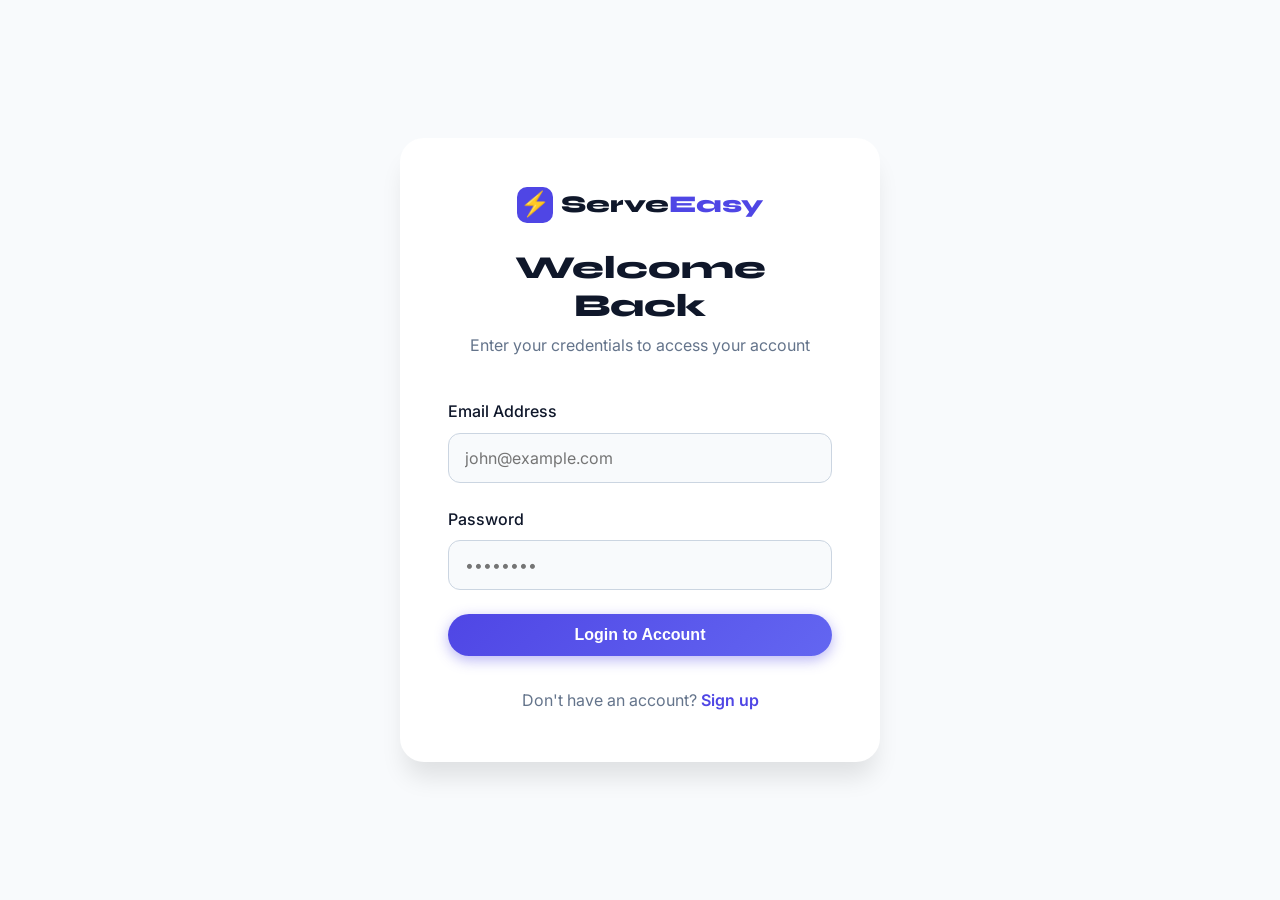
<file: src/main/resources/static/admin.html>
<!DOCTYPE html>
<html lang="en">
<head>
    <meta charset="UTF-8">
    <meta name="viewport" content="width=device-width, initial-scale=1.0">
    <title>Admin Dashboard | ServeEasy</title>
    <link href="https://fonts.googleapis.com/css2?family=Inter:wght@400;500;600;700&family=Syne:wght@700;800&display=swap" rel="stylesheet">
    <link rel="stylesheet" href="css/main.css">
</head>
<body>

<nav class="navbar" id="navbar">
    <div class="nav-container">
        <a href="/" class="logo">
            <span class="logo-icon">⚡</span><span class="logo-text">Serve<span class="logo-accent">Easy</span> Admin</span>
        </a>
        <div class="nav-actions">
            <div class="user-menu" style="display:block">
                <button class="user-avatar-btn" id="userAvatarBtn">
                    <span class="user-avatar" id="userAvatarText" style="background:var(--dark);">A</span>
                    <span id="userNameNav">Admin</span>
                    <span class="chevron">▾</span>
                </button>
                <div class="dropdown-menu" id="dropdownMenu">
                    <button class="dropdown-item text-danger" id="logoutBtn">🚪 Logout</button>
                </div>
            </div>
        </div>
    </div>
</nav>

<div class="dashboard-layout">
    <aside class="sidebar">
        <div class="sidebar-menu">
            <a href="admin.html" class="sidebar-link active"><span>📊</span> Dashboard</a>
        </div>
    </aside>

    <main class="main-content">
        <div class="dash-header">
            <h1 class="dash-title">Platform Overview</h1>
        </div>

        <div class="stats-grid" id="adminStats">
            <!-- Loaded via JS -->
            <div class="loading-spinner"><div class="spinner"></div></div>
        </div>

        <h2 style="margin-bottom: 24px;">Recent Bookings</h2>
        <div style="background: white; border-radius: 16px; overflow: hidden; border: 1px solid rgba(0,0,0,0.05); box-shadow: var(--shadow-sm);">
            <table style="width: 100%; border-collapse: collapse; text-align: left;">
                <thead style="background: #f8fafc; border-bottom: 1px solid #e2e8f0;">
                    <tr>
                        <th style="padding: 16px; font-weight: 600; color: var(--text-muted);">ID</th>
                        <th style="padding: 16px; font-weight: 600; color: var(--text-muted);">Customer</th>
                        <th style="padding: 16px; font-weight: 600; color: var(--text-muted);">Service</th>
                        <th style="padding: 16px; font-weight: 600; color: var(--text-muted);">Provider</th>
                        <th style="padding: 16px; font-weight: 600; color: var(--text-muted);">Date/Time</th>
                        <th style="padding: 16px; font-weight: 600; color: var(--text-muted);">Status</th>
                    </tr>
                </thead>
                <tbody id="adminBookings">
                    <!-- Loaded via JS -->
                </tbody>
            </table>
        </div>
    </main>
</div>

<script src="js/app.js"></script>
<script>
    document.addEventListener('DOMContentLoaded', () => {
        const user = checkAuth();
        if (!user || user.role !== 'ADMIN') {
            window.location.href = 'login.html';
            return;
        }
        
        fetchAdminStats();
        fetchAdminBookings();
    });

    async function fetchAdminStats() {
        try {
            const res = await fetch('/api/admin/dashboard', { headers: getAuthHeaders() });
            const data = await res.json();
            
            if (data.success) {
                const s = data.data;
                document.getElementById('adminStats').innerHTML = `
                    <div class="dash-stat-card">
                        <div class="dash-stat-label">Total Revenue</div>
                        <div class="dash-stat-value text-success">${formatCurrency(s.totalRevenue)}</div>
                    </div>
                    <div class="dash-stat-card">
                        <div class="dash-stat-label">Total Bookings</div>
                        <div class="dash-stat-value">${s.totalBookings}</div>
                    </div>
                    <div class="dash-stat-card">
                        <div class="dash-stat-label">Total Users</div>
                        <div class="dash-stat-value">${s.totalUsers}</div>
                    </div>
                    <div class="dash-stat-card">
                        <div class="dash-stat-label">Total Providers</div>
                        <div class="dash-stat-value">${s.totalProviders}</div>
                    </div>
                `;
            }
        } catch (e) { console.error(e); }
    }

    async function fetchAdminBookings() {
        try {
            const res = await fetch('/api/admin/bookings', { headers: getAuthHeaders() });
            const data = await res.json();
            
            if (data.success) {
                const tbody = document.getElementById('adminBookings');
                tbody.innerHTML = data.data.map(b => `
                    <tr style="border-bottom: 1px solid #f1f5f9;">
                        <td style="padding: 16px;">#${b.id}</td>
                        <td style="padding: 16px;">
                            <div style="font-weight: 500;">${b.user.name}</div>
                            <div style="font-size: 0.85rem; color: var(--text-muted);">${b.user.phone}</div>
                        </td>
                        <td style="padding: 16px;">${b.service.name}</td>
                        <td style="padding: 16px;">${b.provider ? b.provider.user.name : '<span style="color:var(--text-muted);font-style:italic">Unassigned</span>'}</td>
                        <td style="padding: 16px;">${b.bookingDate}<br><span style="color:var(--text-muted);font-size:0.85rem;">${b.bookingTime}</span></td>
                        <td style="padding: 16px;">
                            <span class="status-badge status-${b.status}" style="font-size: 0.75rem;">${b.status}</span>
                        </td>
                    </tr>
                `).join('');
            }
        } catch (e) { console.error(e); }
    }
</script>
</body>
</html>
</file>
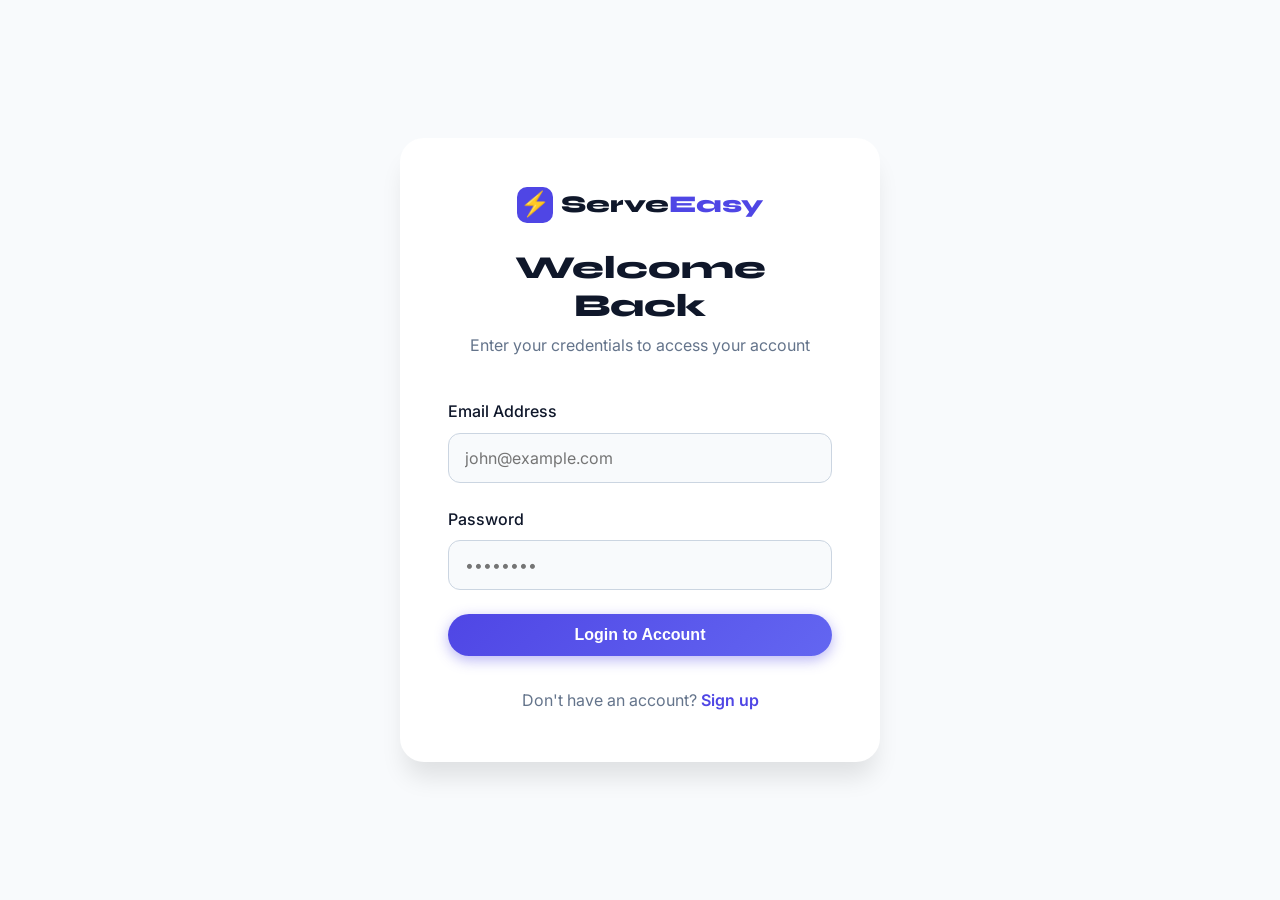
<file: src/main/resources/static/dashboard.html>
<!DOCTYPE html>
<html lang="en">
<head>
    <meta charset="UTF-8">
    <meta name="viewport" content="width=device-width, initial-scale=1.0">
    <title>My Dashboard | ServeEasy</title>
    <link href="https://fonts.googleapis.com/css2?family=Inter:wght@400;500;600;700&family=Syne:wght@700;800&display=swap" rel="stylesheet">
    <link rel="stylesheet" href="css/main.css">
    <style>
        .booking-card { background: white; border-radius: 16px; padding: 24px; margin-bottom: 24px; box-shadow: var(--shadow-sm); border: 1px solid rgba(0,0,0,0.05); display: flex; justify-content: space-between; align-items: center; }
        .booking-info h3 { margin-bottom: 8px; font-size: 1.2rem; }
        .booking-meta { color: var(--text-muted); font-size: 0.95rem; margin-bottom: 4px; }
        .status-badge { padding: 6px 12px; border-radius: 50px; font-size: 0.85rem; font-weight: 600; text-transform: uppercase; }
        .status-PENDING { background: #fef3c7; color: #d97706; }
        .status-CONFIRMED { background: #dbeafe; color: #2563eb; }
        .status-IN_PROGRESS { background: #e0e7ff; color: #4f46e5; }
        .status-COMPLETED { background: #d1fae5; color: #059669; }
        .status-CANCELLED, .status-REJECTED { background: #fee2e2; color: #dc2626; }
    </style>
</head>
<body>

<nav class="navbar" id="navbar">
    <div class="nav-container">
        <a href="/" class="logo">
            <span class="logo-icon">⚡</span><span class="logo-text">Serve<span class="logo-accent">Easy</span></span>
        </a>
        <div class="nav-links">
            <a href="/" class="nav-link">Home</a>
            <a href="services.html" class="nav-link">Services</a>
        </div>
        <div class="nav-actions">
            <div class="user-menu" style="display:block">
                <button class="user-avatar-btn" id="userAvatarBtn">
                    <span class="user-avatar" id="userAvatarText">U</span>
                    <span id="userNameNav">User</span>
                    <span class="chevron">▾</span>
                </button>
                <div class="dropdown-menu" id="dropdownMenu">
                    <button class="dropdown-item text-danger" id="logoutBtn">🚪 Logout</button>
                </div>
            </div>
        </div>
    </div>
</nav>

<div class="dashboard-layout">
    <aside class="sidebar">
        <div class="sidebar-menu">
            <a href="dashboard.html" class="sidebar-link active"><span>📋</span> My Bookings</a>
            <a href="services.html" class="sidebar-link"><span>➕</span> Book New</a>
        </div>
    </aside>

    <main class="main-content">
        <div class="dash-header">
            <h1 class="dash-title">My Bookings</h1>
        </div>

        <div id="bookingsList">
            <div class="loading-spinner"><div class="spinner"></div></div>
        </div>
    </main>
</div>

<script src="js/app.js"></script>
<script>
    document.addEventListener('DOMContentLoaded', () => {
        const user = checkAuth();
        if (!user) {
            window.location.href = 'login.html';
            return;
        }
        if (user.role === 'ADMIN') window.location.href = 'admin.html';
        if (user.role === 'PROVIDER') window.location.href = 'provider.html';
        
        fetchMyBookings();
    });

    async function fetchMyBookings() {
        try {
            const res = await fetch('/api/bookings/my', {
                headers: getAuthHeaders()
            });
            const data = await res.json();
            
            const list = document.getElementById('bookingsList');
            if (data.success) {
                if (data.data.length === 0) {
                    list.innerHTML = `
                        <div class="text-center" style="padding: 40px; background: white; border-radius: 16px;">
                            <h3 style="margin-bottom: 16px;">No bookings yet</h3>
                            <a href="services.html" class="btn btn-primary">Browse Services</a>
                        </div>
                    `;
                    return;
                }
                
                list.innerHTML = data.data.map(b => `
                    <div class="booking-card">
                        <div class="booking-info">
                            <h3>${b.service.name}</h3>
                            <div class="booking-meta">📅 ${b.bookingDate} at ${b.bookingTime}</div>
                            <div class="booking-meta">📍 ${b.address}</div>
                            <div class="booking-meta">💰 ${formatCurrency(b.totalAmount)}</div>
                            ${b.provider ? `<div class="booking-meta">👷 Assigned to: ${b.provider.user.name}</div>` : ''}
                        </div>
                        <div style="text-align: right;">
                            <div class="status-badge status-${b.status}" style="margin-bottom: 16px; display: inline-block;">${b.status.replace('_', ' ')}</div>
                            <br>
                            ${b.status === 'PENDING' ? `<button class="btn btn-outline" style="padding: 6px 16px; font-size: 0.9rem; color: var(--danger); border-color: var(--danger);" onclick="cancelBooking(${b.id})">Cancel</button>` : ''}
                        </div>
                    </div>
                `).join('');
            }
        } catch (e) {
            document.getElementById('bookingsList').innerHTML = '<p class="text-danger">Failed to load bookings.</p>';
        }
    }

    async function cancelBooking(id) {
        if (!confirm('Are you sure you want to cancel this booking?')) return;
        
        try {
            const res = await fetch(`/api/bookings/${id}/cancel`, {
                method: 'PATCH',
                headers: getAuthHeaders()
            });
            if (res.ok) {
                fetchMyBookings();
            } else {
                alert('Failed to cancel booking');
            }
        } catch (e) { console.error(e); }
    }
</script>
</body>
</html>
</file>
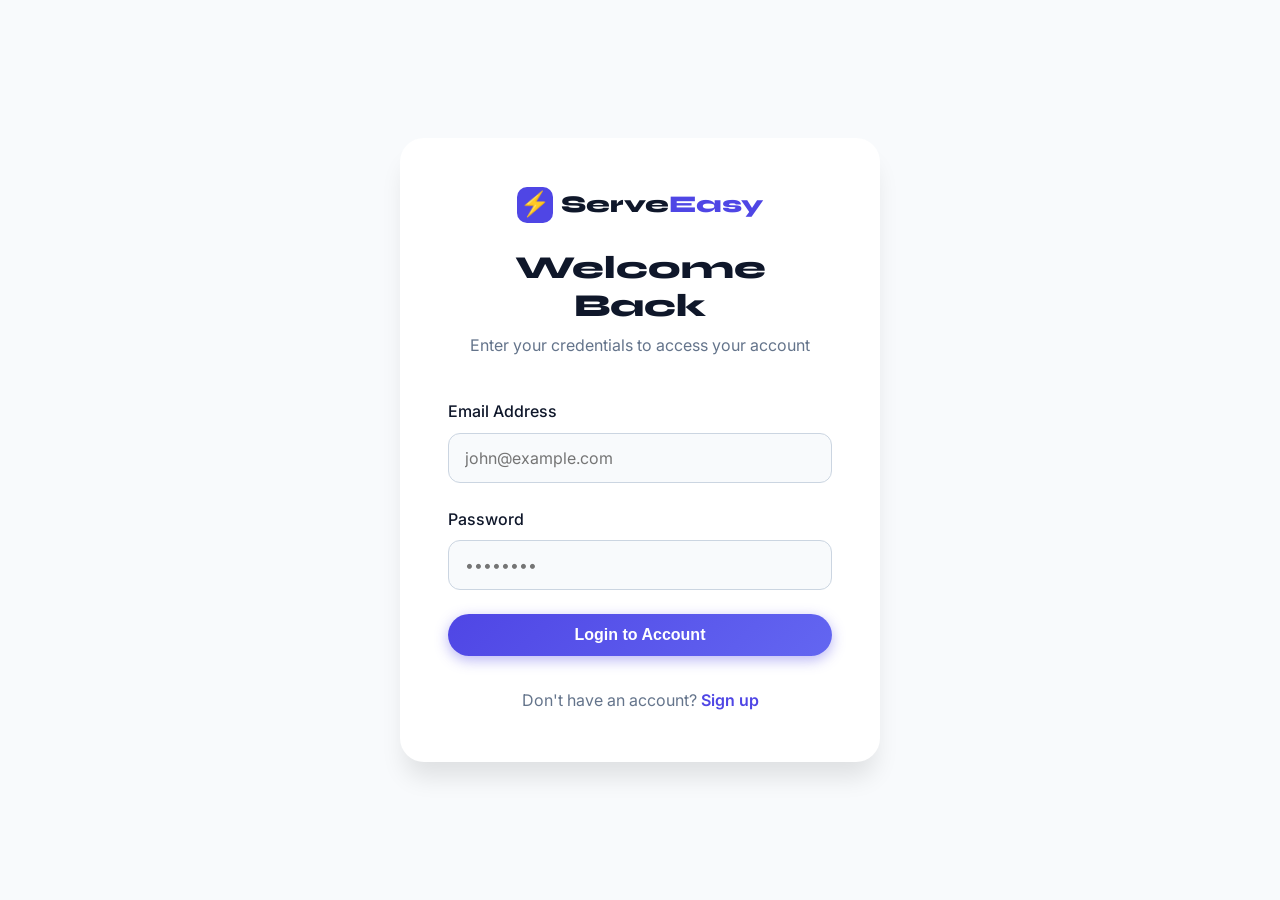
<file: src/main/resources/static/login.html>
<!DOCTYPE html>
<html lang="en">
<head>
    <meta charset="UTF-8">
    <meta name="viewport" content="width=device-width, initial-scale=1.0">
    <title>Login | ServeEasy</title>
    <link href="https://fonts.googleapis.com/css2?family=Inter:wght@400;500;600;700&family=Syne:wght@700;800&display=swap" rel="stylesheet">
    <link rel="stylesheet" href="css/main.css">
</head>
<body>

<div class="auth-page">
    <div class="auth-card">
        <div class="auth-header">
            <a href="/" class="logo" style="justify-content: center; margin-bottom: 24px;">
                <span class="logo-icon">⚡</span><span class="logo-text">Serve<span class="logo-accent">Easy</span></span>
            </a>
            <h1 class="auth-title">Welcome Back</h1>
            <p style="color: var(--text-muted);">Enter your credentials to access your account</p>
        </div>
        
        <form id="loginForm" onsubmit="handleLogin(event)">
            <div class="form-group">
                <label class="form-label">Email Address</label>
                <input type="email" id="email" class="form-control" placeholder="john@example.com" required>
            </div>
            <div class="form-group">
                <label class="form-label">Password</label>
                <input type="password" id="password" class="form-control" placeholder="••••••••" required>
            </div>
            
            <div id="authError" class="text-danger" style="margin-bottom: 16px; text-align: center;"></div>
            
            <button type="submit" class="btn btn-primary" style="width: 100%;" id="loginSubmitBtn">Login to Account</button>
        </form>
        
        <div class="auth-footer">
            Don't have an account? <a href="register.html" class="auth-link">Sign up</a>
        </div>
    </div>
</div>

<script src="js/app.js"></script>
<script>
    async function handleLogin(e) {
        e.preventDefault();
        const btn = document.getElementById('loginSubmitBtn');
        btn.innerText = 'Logging in...';
        btn.disabled = true;
        
        const payload = {
            email: document.getElementById('email').value,
            password: document.getElementById('password').value
        };
        
        try {
            const res = await fetch('/api/auth/login', {
                method: 'POST',
                headers: { 'Content-Type': 'application/json' },
                body: JSON.stringify(payload)
            });
            
            const data = await res.json();
            
            if (res.ok && data.success) {
                localStorage.setItem('token', data.data.token);
                localStorage.setItem('user', JSON.stringify(data.data));
                
                // Redirect based on role or URL param
                const urlParams = new URLSearchParams(window.location.search);
                const redirect = urlParams.get('redirect');
                
                if (redirect) {
                    window.location.href = redirect;
                } else if (data.data.role === 'ADMIN') {
                    window.location.href = 'admin.html';
                } else if (data.data.role === 'PROVIDER') {
                    window.location.href = 'provider.html';
                } else {
                    window.location.href = 'dashboard.html';
                }
            } else {
                document.getElementById('authError').innerText = data.message || 'Invalid credentials';
            }
        } catch (err) {
            document.getElementById('authError').innerText = 'Connection error. Please try again.';
        } finally {
            btn.innerText = 'Login to Account';
            btn.disabled = false;
        }
    }
</script>
</body>
</html>
</file>
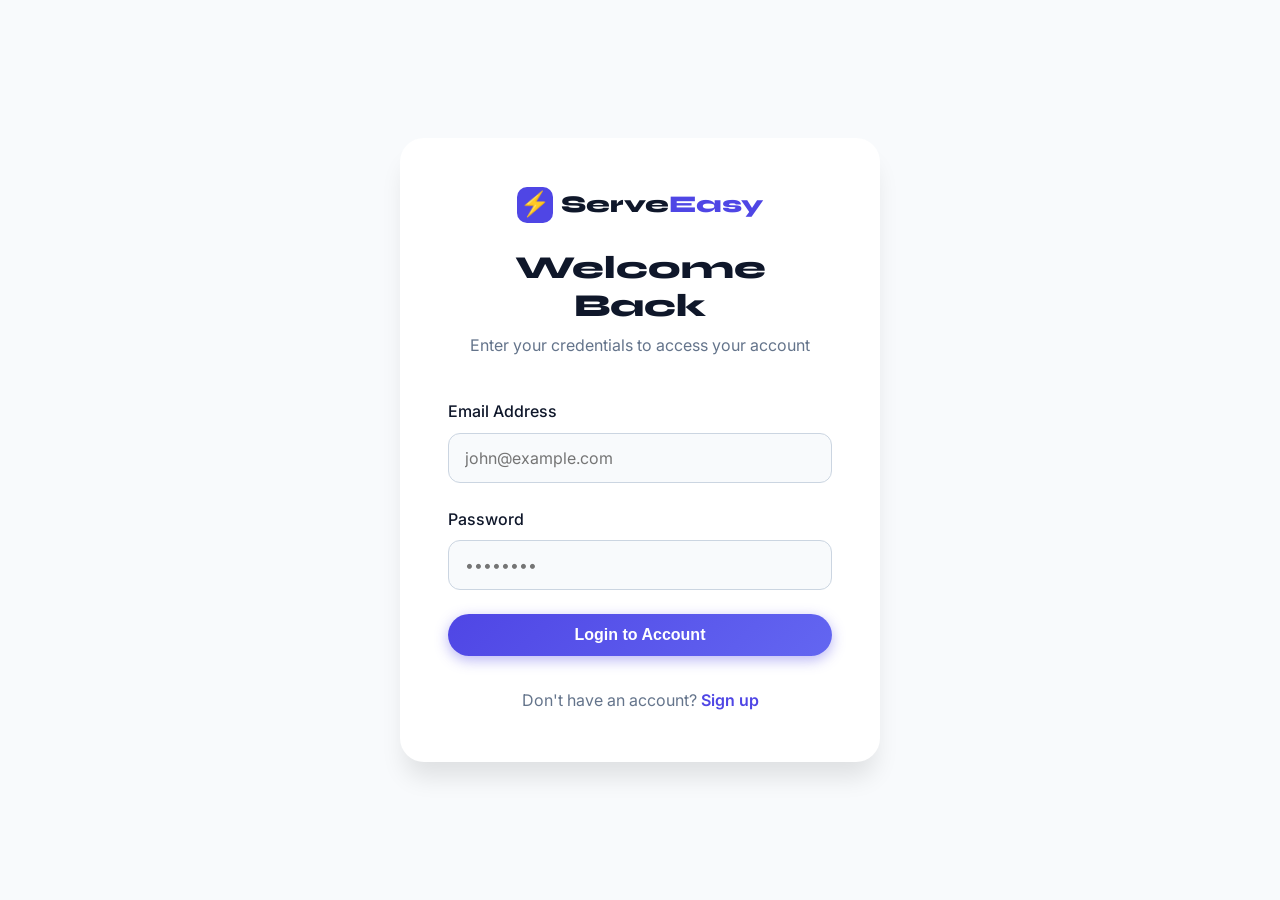
<file: src/main/resources/static/provider.html>
<!DOCTYPE html>
<html lang="en">
<head>
    <meta charset="UTF-8">
    <meta name="viewport" content="width=device-width, initial-scale=1.0">
    <title>Provider Dashboard | ServeEasy</title>
    <link href="https://fonts.googleapis.com/css2?family=Inter:wght@400;500;600;700&family=Syne:wght@700;800&display=swap" rel="stylesheet">
    <link rel="stylesheet" href="css/main.css">
    <style>
        .job-card { background: white; border-radius: 16px; padding: 24px; margin-bottom: 24px; box-shadow: var(--shadow-sm); border: 1px solid rgba(0,0,0,0.05); }
        .job-header { display: flex; justify-content: space-between; margin-bottom: 16px; border-bottom: 1px solid #f1f5f9; padding-bottom: 16px; }
        .job-info { display: grid; grid-template-columns: 1fr 1fr; gap: 16px; margin-bottom: 24px; }
        .info-label { color: var(--text-muted); font-size: 0.85rem; text-transform: uppercase; letter-spacing: 0.5px; }
        .info-value { font-weight: 500; }
        .job-actions { display: flex; gap: 12px; justify-content: flex-end; }
        .status-badge { padding: 6px 12px; border-radius: 50px; font-size: 0.85rem; font-weight: 600; }
        .status-PENDING { background: #fef3c7; color: #d97706; }
        .status-CONFIRMED { background: #dbeafe; color: #2563eb; }
        .status-IN_PROGRESS { background: #e0e7ff; color: #4f46e5; }
        .status-COMPLETED { background: #d1fae5; color: #059669; }
    </style>
</head>
<body>

<nav class="navbar" id="navbar">
    <div class="nav-container">
        <a href="/" class="logo">
            <span class="logo-icon">⚡</span><span class="logo-text">Serve<span class="logo-accent">Easy</span> PRO</span>
        </a>
        <div class="nav-actions">
            <div class="user-menu" style="display:block">
                <button class="user-avatar-btn" id="userAvatarBtn">
                    <span class="user-avatar" id="userAvatarText">P</span>
                    <span id="userNameNav">Provider</span>
                    <span class="chevron">▾</span>
                </button>
                <div class="dropdown-menu" id="dropdownMenu">
                    <button class="dropdown-item text-danger" id="logoutBtn">🚪 Logout</button>
                </div>
            </div>
        </div>
    </div>
</nav>

<div class="dashboard-layout">
    <aside class="sidebar">
        <div class="sidebar-menu">
            <a href="provider.html" class="sidebar-link active"><span>📋</span> My Jobs</a>
        </div>
    </aside>

    <main class="main-content">
        <div class="dash-header">
            <h1 class="dash-title">Assigned Jobs</h1>
        </div>

        <div id="jobsList">
            <div class="loading-spinner"><div class="spinner"></div></div>
        </div>
    </main>
</div>

<script src="js/app.js"></script>
<script>
    document.addEventListener('DOMContentLoaded', () => {
        const user = checkAuth();
        if (!user || user.role !== 'PROVIDER') {
            window.location.href = 'login.html';
            return;
        }
        fetchJobs();
    });

    async function fetchJobs() {
        try {
            const res = await fetch('/api/provider/bookings', {
                headers: getAuthHeaders()
            });
            const data = await res.json();
            
            const list = document.getElementById('jobsList');
            if (data.success) {
                if (data.data.length === 0) {
                    list.innerHTML = '<div class="text-center" style="padding: 40px; background: white; border-radius: 16px;"><h3>No jobs assigned yet</h3></div>';
                    return;
                }
                
                list.innerHTML = data.data.map(job => `
                    <div class="job-card">
                        <div class="job-header">
                            <div>
                                <h3 style="margin-bottom: 4px;">${job.service.name}</h3>
                                <span class="status-badge status-${job.status}">${job.status.replace('_', ' ')}</span>
                            </div>
                            <div style="text-align: right;">
                                <div class="info-label">Expected Payout</div>
                                <div style="font-size: 1.25rem; font-weight: 700; color: var(--primary);">${formatCurrency(job.totalAmount)}</div>
                            </div>
                        </div>
                        <div class="job-info">
                            <div>
                                <div class="info-label">Customer Name</div>
                                <div class="info-value">${job.user.name} (${job.user.phone})</div>
                            </div>
                            <div>
                                <div class="info-label">Schedule</div>
                                <div class="info-value">${job.bookingDate} at ${job.bookingTime}</div>
                            </div>
                            <div style="grid-column: span 2;">
                                <div class="info-label">Service Address</div>
                                <div class="info-value">${job.address}</div>
                            </div>
                            ${job.notes ? `
                            <div style="grid-column: span 2;">
                                <div class="info-label">Notes</div>
                                <div class="info-value" style="color: #64748b; font-style: italic;">"${job.notes}"</div>
                            </div>` : ''}
                        </div>
                        <div class="job-actions">
                            ${job.status === 'PENDING' ? `
                                <button class="btn btn-outline" style="border-color: var(--danger); color: var(--danger);" onclick="updateJob(${job.id}, 'reject')">Reject</button>
                                <button class="btn btn-primary" onclick="updateJob(${job.id}, 'accept')">Accept Job</button>
                            ` : ''}
                            ${job.status === 'CONFIRMED' ? `
                                <button class="btn btn-primary" onclick="updateJob(${job.id}, 'start')">Start Job</button>
                            ` : ''}
                            ${job.status === 'IN_PROGRESS' ? `
                                <button class="btn btn-primary" style="background: var(--success);" onclick="updateJob(${job.id}, 'complete')">Mark as Completed</button>
                            ` : ''}
                        </div>
                    </div>
                `).join('');
            }
        } catch (e) { console.error(e); }
    }

    async function updateJob(id, action) {
        if (!confirm(`Are you sure you want to ${action} this job?`)) return;
        try {
            const res = await fetch(`/api/provider/bookings/${id}/${action}`, {
                method: 'PATCH',
                headers: getAuthHeaders()
            });
            if (res.ok) {
                fetchJobs();
            } else {
                alert(`Failed to ${action} job`);
            }
        } catch (e) { console.error(e); }
    }
</script>
</body>
</html>
</file>
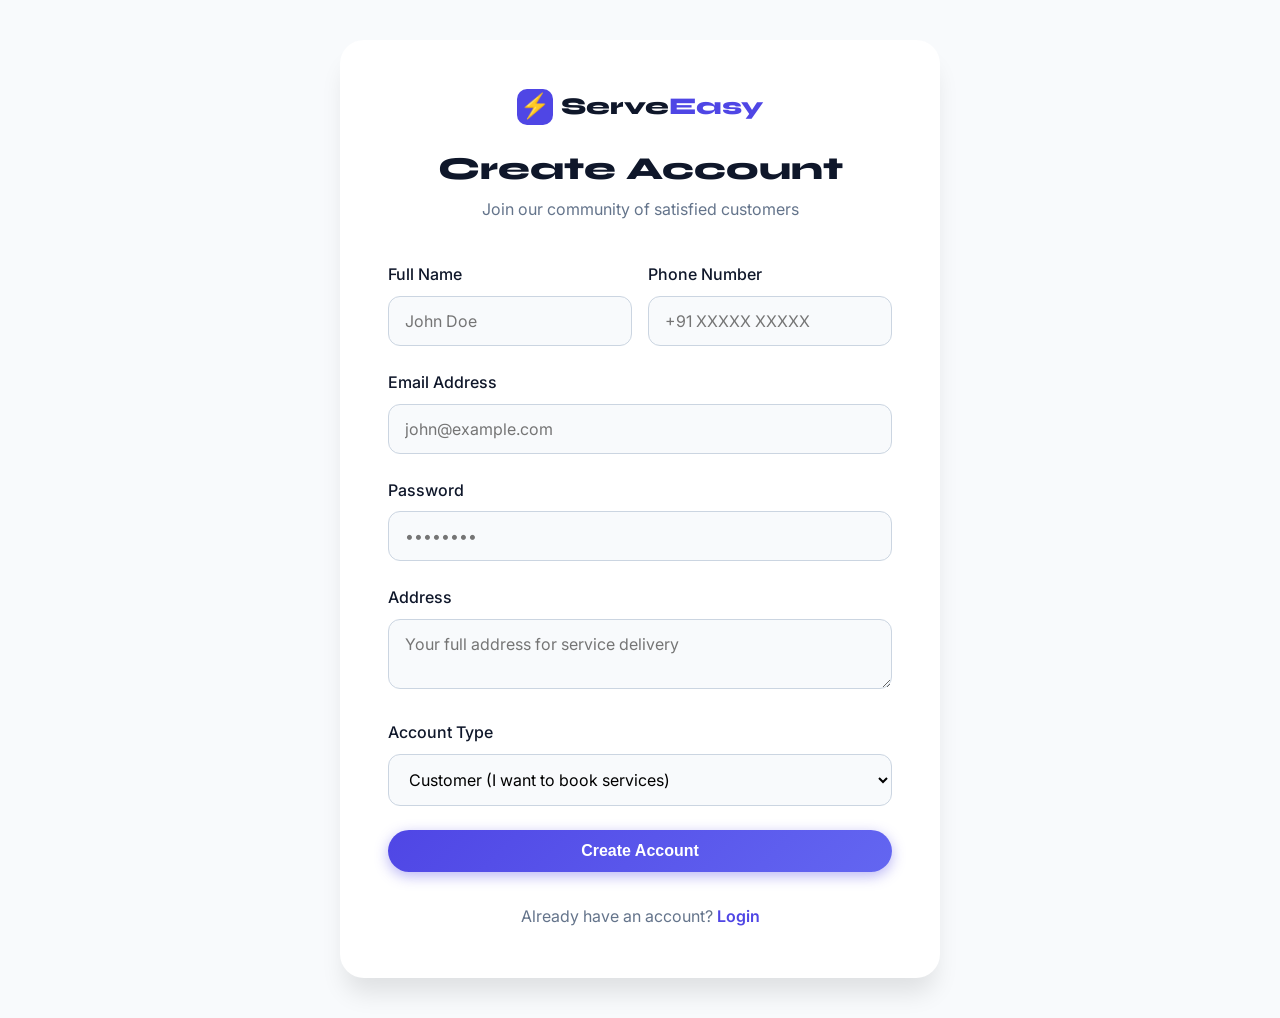
<file: src/main/resources/static/register.html>
<!DOCTYPE html>
<html lang="en">
<head>
    <meta charset="UTF-8">
    <meta name="viewport" content="width=device-width, initial-scale=1.0">
    <title>Register | ServeEasy</title>
    <link href="https://fonts.googleapis.com/css2?family=Inter:wght@400;500;600;700&family=Syne:wght@700;800&display=swap" rel="stylesheet">
    <link rel="stylesheet" href="css/main.css">
</head>
<body>

<div class="auth-page">
    <div class="auth-card" style="max-width: 600px;">
        <div class="auth-header">
            <a href="/" class="logo" style="justify-content: center; margin-bottom: 24px;">
                <span class="logo-icon">⚡</span><span class="logo-text">Serve<span class="logo-accent">Easy</span></span>
            </a>
            <h1 class="auth-title">Create Account</h1>
            <p style="color: var(--text-muted);">Join our community of satisfied customers</p>
        </div>
        
        <form id="registerForm" onsubmit="handleRegister(event)">
            <div style="display: grid; grid-template-columns: 1fr 1fr; gap: 16px;">
                <div class="form-group">
                    <label class="form-label">Full Name</label>
                    <input type="text" id="name" class="form-control" placeholder="John Doe" required>
                </div>
                <div class="form-group">
                    <label class="form-label">Phone Number</label>
                    <input type="tel" id="phone" class="form-control" placeholder="+91 XXXXX XXXXX" required>
                </div>
            </div>
            
            <div class="form-group">
                <label class="form-label">Email Address</label>
                <input type="email" id="email" class="form-control" placeholder="john@example.com" required>
            </div>
            
            <div class="form-group">
                <label class="form-label">Password</label>
                <input type="password" id="password" class="form-control" placeholder="••••••••" required minlength="6">
            </div>
            
            <div class="form-group">
                <label class="form-label">Address</label>
                <textarea id="address" class="form-control" rows="2" placeholder="Your full address for service delivery" required></textarea>
            </div>
            
            <div class="form-group">
                <label class="form-label">Account Type</label>
                <select id="role" class="form-control">
                    <option value="USER">Customer (I want to book services)</option>
                    <option value="PROVIDER">Professional (I want to provide services)</option>
                </select>
            </div>
            
            <div id="authError" class="text-danger" style="margin-bottom: 16px; text-align: center;"></div>
            
            <button type="submit" class="btn btn-primary" style="width: 100%;" id="registerSubmitBtn">Create Account</button>
        </form>
        
        <div class="auth-footer">
            Already have an account? <a href="login.html" class="auth-link">Login</a>
        </div>
    </div>
</div>

<script src="js/app.js"></script>
<script>
    async function handleRegister(e) {
        e.preventDefault();
        const btn = document.getElementById('registerSubmitBtn');
        btn.innerText = 'Creating...';
        btn.disabled = true;
        
        const payload = {
            name: document.getElementById('name').value,
            phone: document.getElementById('phone').value,
            email: document.getElementById('email').value,
            password: document.getElementById('password').value,
            address: document.getElementById('address').value,
            role: document.getElementById('role').value
        };
        
        try {
            const res = await fetch('/api/auth/register', {
                method: 'POST',
                headers: { 'Content-Type': 'application/json' },
                body: JSON.stringify(payload)
            });
            
            const data = await res.json();
            
            if (res.ok && data.success) {
                localStorage.setItem('token', data.data.token);
                localStorage.setItem('user', JSON.stringify(data.data));
                
                if (data.data.role === 'PROVIDER') {
                    window.location.href = 'provider.html';
                } else {
                    window.location.href = 'dashboard.html';
                }
            } else {
                document.getElementById('authError').innerText = data.message || 'Registration failed';
            }
        } catch (err) {
            document.getElementById('authError').innerText = 'Connection error. Please try again.';
        } finally {
            btn.innerText = 'Create Account';
            btn.disabled = false;
        }
    }
</script>
</body>
</html>
</file>
<file: src/main/resources/static/css/main.css>
@import url('https://fonts.googleapis.com/css2?family=Inter:wght@300;400;500;600;700&family=Syne:wght@700;800&display=swap');

:root {
  --primary: #4F46E5;
  --primary-hover: #4338CA;
  --secondary: #10B981;
  --dark: #0f172a;
  --dark-light: #1e293b;
  --light: #f8fafc;
  --white: #ffffff;
  --text-main: #0f172a;
  --text-muted: #64748b;
  --danger: #ef4444;
  --warning: #f59e0b;
  --success: #10b981;
  --radius: 16px;
  --transition: all 0.3s cubic-bezier(0.4, 0, 0.2, 1);
  --shadow-sm: 0 1px 2px 0 rgba(0,0,0,0.05);
  --shadow: 0 4px 6px -1px rgba(0,0,0,0.1);
  --shadow-lg: 0 20px 25px -5px rgba(0,0,0,0.1);
  --glass-bg: rgba(255, 255, 255, 0.8);
  --glass-border: rgba(255, 255, 255, 0.3);
}

* { margin: 0; padding: 0; box-sizing: border-box; }
body { font-family: 'Inter', sans-serif; background-color: var(--light); color: var(--text-main); line-height: 1.6; overflow-x: hidden; }
h1, h2, h3, h4, h5, h6 { font-family: 'Syne', sans-serif; font-weight: 800; line-height: 1.2; }
a { text-decoration: none; color: inherit; transition: var(--transition); }
img { max-width: 100%; height: auto; }

/* Utilities */
.container { max-width: 1200px; margin: 0 auto; padding: 0 24px; }
.section { padding: 100px 0; }
.section-dark { background-color: var(--dark); color: var(--white); }
.section-dark .section-subtitle { color: #94a3b8; }
.text-center { text-align: center; }
.text-danger { color: var(--danger) !important; }
.gradient-text { background: linear-gradient(135deg, var(--primary), #ec4899); -webkit-background-clip: text; -webkit-text-fill-color: transparent; }

/* Buttons */
.btn { display: inline-flex; align-items: center; justify-content: center; padding: 12px 24px; border-radius: 50px; font-weight: 600; cursor: pointer; transition: var(--transition); border: none; font-size: 1rem; gap: 8px; }
.btn-primary { background: linear-gradient(135deg, var(--primary), #6366f1); color: var(--white); box-shadow: 0 4px 14px rgba(79, 70, 229, 0.4); }
.btn-primary:hover { transform: translateY(-2px); box-shadow: 0 6px 20px rgba(79, 70, 229, 0.6); }
.btn-outline { background: transparent; border: 2px solid var(--primary); color: var(--primary); }
.btn-outline:hover { background: var(--primary); color: var(--white); }
.btn-ghost { background: transparent; color: var(--text-main); }
.btn-ghost:hover { background: rgba(0,0,0,0.05); }
.btn-lg { padding: 16px 32px; font-size: 1.1rem; }

/* Navbar */
.navbar { position: fixed; top: 0; width: 100%; z-index: 1000; background: var(--glass-bg); backdrop-filter: blur(12px); border-bottom: 1px solid var(--glass-border); transition: var(--transition); padding: 16px 0; }
.nav-container { display: flex; align-items: center; justify-content: space-between; max-width: 1200px; margin: 0 auto; padding: 0 24px; }
.logo { display: flex; align-items: center; gap: 8px; font-size: 1.5rem; font-family: 'Syne', sans-serif; font-weight: 800; }
.logo-icon { background: var(--primary); color: white; width: 36px; height: 36px; display: flex; align-items: center; justify-content: center; border-radius: 10px; }
.logo-accent { color: var(--primary); }
.nav-links { display: flex; gap: 32px; }
.nav-link { font-weight: 500; color: var(--text-muted); position: relative; }
.nav-link:hover, .nav-link.active { color: var(--primary); }
.nav-link::after { content: ''; position: absolute; bottom: -4px; left: 0; width: 0; height: 2px; background: var(--primary); transition: var(--transition); }
.nav-link:hover::after, .nav-link.active::after { width: 100%; }
.nav-actions { display: flex; align-items: center; gap: 16px; }
.hamburger { display: none; flex-direction: column; gap: 6px; background: none; border: none; cursor: pointer; }
.hamburger span { width: 24px; height: 2px; background: var(--dark); transition: var(--transition); }

/* Hero */
.hero { position: relative; min-height: 100vh; display: flex; align-items: center; justify-content: center; padding-top: 80px; overflow: hidden; }
.hero-bg { position: absolute; top: 0; left: 0; width: 100%; height: 100%; z-index: -1; background: #f8fafc; }
.hero-orb { position: absolute; border-radius: 50%; filter: blur(80px); opacity: 0.5; }
.orb-1 { top: -10%; left: -10%; width: 50vw; height: 50vw; background: rgba(79, 70, 229, 0.3); }
.orb-2 { bottom: -20%; right: -10%; width: 60vw; height: 60vw; background: rgba(236, 72, 153, 0.2); }
.grid-overlay { position: absolute; inset: 0; background-image: radial-gradient(#cbd5e1 1px, transparent 1px); background-size: 40px 40px; opacity: 0.3; }
.hero-content { text-align: center; max-width: 800px; padding: 0 24px; z-index: 1; }
.hero-badge { display: inline-flex; align-items: center; gap: 8px; padding: 8px 16px; background: white; border-radius: 50px; font-size: 0.875rem; font-weight: 600; color: var(--text-main); box-shadow: var(--shadow-sm); margin-bottom: 32px; border: 1px solid rgba(0,0,0,0.05); }
.badge-dot { width: 8px; height: 8px; background: var(--success); border-radius: 50%; }
.hero-title { font-size: 4.5rem; margin-bottom: 24px; }
.hero-subtitle { font-size: 1.25rem; color: var(--text-muted); margin-bottom: 48px; max-width: 600px; margin-inline: auto; }

/* Search Bar */
.search-bar { display: flex; align-items: center; background: white; padding: 8px; border-radius: 50px; box-shadow: var(--shadow-lg); max-width: 600px; margin: 0 auto 32px; transition: var(--transition); border: 1px solid rgba(0,0,0,0.05); }
.search-bar:focus-within { transform: translateY(-2px); box-shadow: 0 25px 30px -5px rgba(79, 70, 229, 0.15); border-color: rgba(79, 70, 229, 0.3); }
.search-icon { padding: 0 16px; color: var(--text-muted); font-size: 1.2rem; }
.search-input { flex: 1; border: none; outline: none; font-size: 1rem; padding: 12px 0; font-family: inherit; }
.search-btn { background: var(--primary); color: white; border: none; padding: 12px 32px; border-radius: 50px; font-weight: 600; cursor: pointer; transition: var(--transition); }
.search-btn:hover { background: var(--primary-hover); }

/* Quick Categories */
.quick-cats { display: flex; align-items: center; justify-content: center; gap: 12px; flex-wrap: wrap; }
.quick-label { color: var(--text-muted); font-size: 0.9rem; }
.quick-tag { padding: 6px 16px; background: white; border-radius: 50px; font-size: 0.875rem; font-weight: 500; color: var(--text-main); box-shadow: var(--shadow-sm); border: 1px solid rgba(0,0,0,0.05); }
.quick-tag:hover { background: var(--primary); color: white; transform: translateY(-2px); }

/* Stats */
.hero-stats { display: flex; justify-content: center; align-items: center; gap: 48px; margin-top: 80px; flex-wrap: wrap; z-index: 1; position: relative; background: rgba(255,255,255,0.6); backdrop-filter: blur(20px); padding: 32px 64px; border-radius: 32px; border: 1px solid rgba(255,255,255,0.5); box-shadow: var(--shadow-lg); }
.stat-card { text-align: center; }
.stat-number { font-size: 2.5rem; font-weight: 800; font-family: 'Syne', sans-serif; color: var(--primary); }
.stat-label { color: var(--text-muted); font-size: 0.9rem; font-weight: 500; text-transform: uppercase; letter-spacing: 1px; }
.stat-divider { width: 1px; height: 40px; background: rgba(0,0,0,0.1); }

/* Section Header */
.section-header { text-align: center; margin-bottom: 64px; }
.section-badge { display: inline-block; padding: 6px 16px; background: rgba(79, 70, 229, 0.1); color: var(--primary); border-radius: 50px; font-weight: 600; font-size: 0.875rem; margin-bottom: 16px; text-transform: uppercase; letter-spacing: 1px; }
.section-title { font-size: 3rem; margin-bottom: 16px; }
.section-subtitle { font-size: 1.1rem; color: var(--text-muted); max-width: 600px; margin: 0 auto; }

/* Categories Grid */
.categories-grid { display: grid; grid-template-columns: repeat(auto-fill, minmax(280px, 1fr)); gap: 32px; }
.service-card { background: white; border-radius: var(--radius); padding: 32px; text-align: center; transition: var(--transition); border: 1px solid rgba(0,0,0,0.05); box-shadow: var(--shadow-sm); cursor: pointer; position: relative; overflow: hidden; }
.service-card::before { content: ''; position: absolute; top: 0; left: 0; width: 100%; height: 4px; background: linear-gradient(90deg, var(--primary), #ec4899); opacity: 0; transition: var(--transition); }
.service-card:hover { transform: translateY(-10px); box-shadow: var(--shadow-lg); }
.service-card:hover::before { opacity: 1; }
.service-icon { width: 80px; height: 80px; background: #f1f5f9; border-radius: 50%; display: flex; align-items: center; justify-content: center; font-size: 2.5rem; margin: 0 auto 24px; transition: var(--transition); }
.service-card:hover .service-icon { background: var(--primary); color: white; transform: scale(1.1); }
.service-title { font-size: 1.25rem; font-weight: 700; margin-bottom: 12px; }
.service-desc { color: var(--text-muted); font-size: 0.95rem; margin-bottom: 24px; display: -webkit-box; -webkit-line-clamp: 2; -webkit-box-orient: vertical; overflow: hidden; }
.service-price { font-weight: 700; color: var(--primary); font-size: 1.1rem; margin-bottom: 16px; }
.service-meta { display: flex; justify-content: center; gap: 16px; color: var(--text-muted); font-size: 0.85rem; margin-bottom: 24px; }
.service-card .btn { width: 100%; }

/* Steps Grid */
.steps-grid { display: grid; grid-template-columns: repeat(3, 1fr); gap: 48px; position: relative; }
.step-card { text-align: center; position: relative; padding: 32px; background: var(--dark-light); border-radius: 24px; border: 1px solid rgba(255,255,255,0.05); }
.step-number { position: absolute; top: -20px; right: 24px; font-size: 5rem; font-family: 'Syne', sans-serif; font-weight: 900; color: rgba(255,255,255,0.05); line-height: 1; }
.step-icon { width: 64px; height: 64px; background: rgba(79, 70, 229, 0.2); color: var(--primary); border-radius: 16px; display: flex; align-items: center; justify-content: center; font-size: 2rem; margin: 0 auto 24px; }
.step-card h3 { font-size: 1.5rem; margin-bottom: 16px; }
.step-card p { color: #94a3b8; }
.step-connector { position: absolute; top: 50%; right: -24px; width: 48px; height: 2px; background: rgba(255,255,255,0.1); transform: translateY(-50%); }

/* Features */
.features-grid { display: grid; grid-template-columns: repeat(auto-fill, minmax(300px, 1fr)); gap: 32px; }
.feature-card { display: flex; align-items: flex-start; gap: 24px; padding: 32px; background: white; border-radius: var(--radius); box-shadow: var(--shadow-sm); transition: var(--transition); }
.feature-card:hover { transform: translateY(-5px); box-shadow: var(--shadow-lg); }
.feature-icon { font-size: 2rem; background: #f1f5f9; padding: 16px; border-radius: 16px; }
.feature-card h3 { font-size: 1.2rem; margin-bottom: 8px; }
.feature-card p { color: var(--text-muted); font-size: 0.95rem; }

/* Testimonials */
.testimonials-grid { display: grid; grid-template-columns: repeat(3, 1fr); gap: 32px; }
.testimonial-card { background: var(--dark-light); padding: 40px; border-radius: 24px; border: 1px solid rgba(255,255,255,0.05); position: relative; }
.testimonial-featured { transform: scale(1.05); background: linear-gradient(135deg, var(--dark-light), #2e1065); border-color: rgba(79, 70, 229, 0.3); }
.testimonial-stars { color: var(--warning); margin-bottom: 24px; font-size: 1.2rem; }
.testimonial-text { font-size: 1.1rem; font-style: italic; color: #e2e8f0; margin-bottom: 32px; }
.testimonial-author { display: flex; align-items: center; gap: 16px; }
.author-avatar { width: 48px; height: 48px; border-radius: 50%; background: var(--primary); display: flex; align-items: center; justify-content: center; font-weight: 700; color: white; }
.author-name { font-weight: 600; color: white; }
.author-city { font-size: 0.85rem; color: #94a3b8; }

/* CTA */
.cta-section { padding: 120px 0; position: relative; overflow: hidden; background: var(--dark); color: white; text-align: center; }
.cta-bg { position: absolute; inset: 0; z-index: 0; }
.cta-orb { position: absolute; top: 50%; left: 50%; transform: translate(-50%, -50%); width: 800px; height: 800px; background: radial-gradient(circle, rgba(79, 70, 229, 0.4) 0%, transparent 70%); }
.cta-content { position: relative; z-index: 1; max-width: 700px; margin: 0 auto; }
.cta-title { font-size: 3.5rem; margin-bottom: 24px; }
.cta-subtitle { font-size: 1.25rem; color: #94a3b8; margin-bottom: 40px; }
.cta-actions { display: flex; justify-content: center; gap: 24px; }

/* Footer */
.footer { background: white; padding: 80px 0 32px; border-top: 1px solid rgba(0,0,0,0.05); }
.footer-grid { display: grid; grid-template-columns: 2fr 1fr 1fr 1fr; gap: 64px; margin-bottom: 64px; }
.footer-brand p { color: var(--text-muted); margin: 24px 0; max-width: 300px; }
.social-links { display: flex; gap: 16px; }
.social-link { width: 40px; height: 40px; border-radius: 50%; background: #f1f5f9; display: flex; align-items: center; justify-content: center; transition: var(--transition); }
.social-link:hover { background: var(--primary); color: white; transform: translateY(-3px); }
.footer-links h4 { font-size: 1.1rem; margin-bottom: 24px; }
.footer-links a { display: block; color: var(--text-muted); margin-bottom: 12px; }
.footer-links a:hover { color: var(--primary); padding-left: 4px; }
.footer-bottom { text-align: center; padding-top: 32px; border-top: 1px solid rgba(0,0,0,0.05); color: var(--text-muted); font-size: 0.9rem; }

/* Auth forms */
.auth-page { min-height: 100vh; display: flex; align-items: center; justify-content: center; padding: 40px 24px; background: var(--light); }
.auth-card { background: white; width: 100%; max-width: 480px; padding: 48px; border-radius: 24px; box-shadow: var(--shadow-lg); }
.auth-header { text-align: center; margin-bottom: 40px; }
.auth-title { font-size: 2rem; margin-bottom: 8px; }
.form-group { margin-bottom: 24px; }
.form-label { display: block; font-weight: 500; margin-bottom: 8px; color: var(--text-main); }
.form-control { width: 100%; padding: 14px 16px; border: 1px solid #cbd5e1; border-radius: 12px; font-family: inherit; font-size: 1rem; transition: var(--transition); background: #f8fafc; }
.form-control:focus { outline: none; border-color: var(--primary); box-shadow: 0 0 0 4px rgba(79, 70, 229, 0.1); background: white; }
.auth-footer { text-align: center; margin-top: 32px; color: var(--text-muted); }
.auth-link { color: var(--primary); font-weight: 600; }

/* Dashboard layout */
.dashboard-layout { display: flex; min-height: 100vh; padding-top: 72px; }
.sidebar { width: 280px; background: white; border-right: 1px solid rgba(0,0,0,0.05); padding: 32px 0; position: fixed; height: calc(100vh - 72px); overflow-y: auto; }
.sidebar-menu { display: flex; flex-direction: column; gap: 8px; padding: 0 16px; }
.sidebar-link { display: flex; align-items: center; gap: 12px; padding: 12px 16px; border-radius: 12px; color: var(--text-muted); font-weight: 500; transition: var(--transition); }
.sidebar-link:hover, .sidebar-link.active { background: rgba(79, 70, 229, 0.1); color: var(--primary); }
.main-content { flex: 1; margin-left: 280px; padding: 40px; background: #f8fafc; }

/* Dashboard Cards */
.dash-header { display: flex; justify-content: space-between; align-items: center; margin-bottom: 32px; }
.dash-title { font-size: 2rem; }
.stats-grid { display: grid; grid-template-columns: repeat(auto-fill, minmax(240px, 1fr)); gap: 24px; margin-bottom: 40px; }
.dash-stat-card { background: white; padding: 24px; border-radius: 16px; box-shadow: var(--shadow-sm); border: 1px solid rgba(0,0,0,0.05); }
.dash-stat-label { color: var(--text-muted); font-size: 0.9rem; font-weight: 500; margin-bottom: 8px; }
.dash-stat-value { font-size: 2rem; font-weight: 700; color: var(--text-main); }

/* User Menu Dropdown */
.user-menu { position: relative; }
.user-avatar-btn { display: flex; align-items: center; gap: 8px; background: none; border: none; cursor: pointer; font-family: inherit; font-weight: 500; }
.user-avatar { width: 40px; height: 40px; border-radius: 50%; background: var(--primary); color: white; display: flex; align-items: center; justify-content: center; font-weight: bold; }
.dropdown-menu { position: absolute; top: 100%; right: 0; margin-top: 10px; background: white; border-radius: 12px; box-shadow: var(--shadow-lg); width: 200px; display: none; flex-direction: column; padding: 8px; border: 1px solid rgba(0,0,0,0.05); z-index: 100; }
.dropdown-menu.show { display: flex; }
.dropdown-item { padding: 10px 16px; border-radius: 8px; color: var(--text-main); transition: var(--transition); text-align: left; background: none; border: none; width: 100%; cursor: pointer; font-family: inherit; font-size: 0.95rem; }
.dropdown-item:hover { background: #f1f5f9; }
.dropdown-divider { height: 1px; background: rgba(0,0,0,0.05); margin: 8px 0; }

/* Responsive */
@media (max-width: 992px) {
  .hero-title { font-size: 3.5rem; }
  .steps-grid, .testimonials-grid { grid-template-columns: 1fr; }
  .step-connector { display: none; }
  .footer-grid { grid-template-columns: 1fr 1fr; }
  .sidebar { width: 80px; }
  .sidebar-link span { display: none; }
  .main-content { margin-left: 80px; }
}

@media (max-width: 768px) {
  .nav-links, .nav-actions .btn { display: none; }
  .hamburger { display: flex; }
  .hero-title { font-size: 2.5rem; }
  .hero-stats { gap: 24px; padding: 24px; }
  .footer-grid { grid-template-columns: 1fr; }
}

/* Spinner */
.loading-spinner { display: flex; flex-direction: column; align-items: center; justify-content: center; padding: 40px; grid-column: 1 / -1; }
.spinner { width: 40px; height: 40px; border: 4px solid rgba(79, 70, 229, 0.1); border-left-color: var(--primary); border-radius: 50%; animation: spin 1s linear infinite; margin-bottom: 16px; }
@keyframes spin { to { transform: rotate(360deg); } }

/* Booking Modal */
.modal-overlay { position: fixed; inset: 0; background: rgba(0,0,0,0.5); backdrop-filter: blur(4px); display: none; align-items: center; justify-content: center; z-index: 2000; }
.modal-overlay.show { display: flex; }
.modal-content { background: white; width: 100%; max-width: 600px; border-radius: 24px; padding: 40px; position: relative; max-height: 90vh; overflow-y: auto; }
.modal-close { position: absolute; top: 24px; right: 24px; background: none; border: none; font-size: 1.5rem; cursor: pointer; color: var(--text-muted); }
</file>
